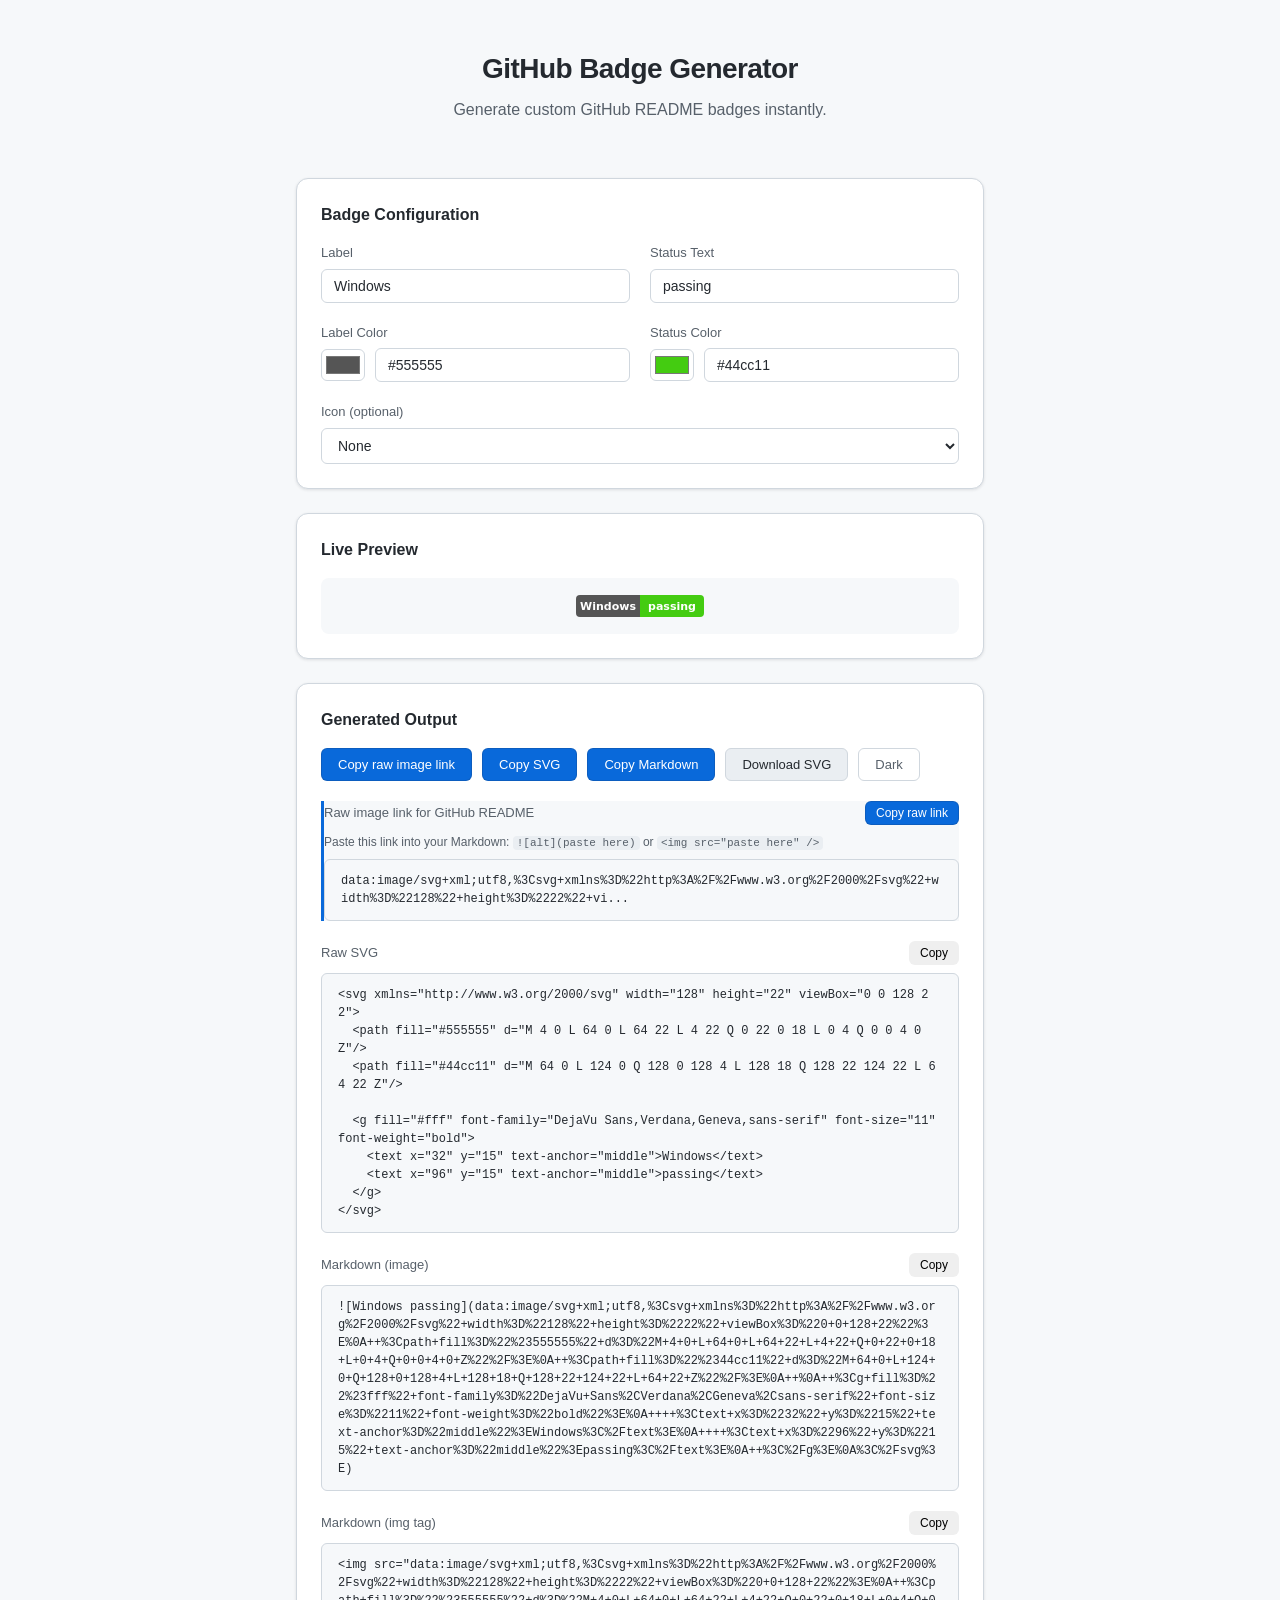
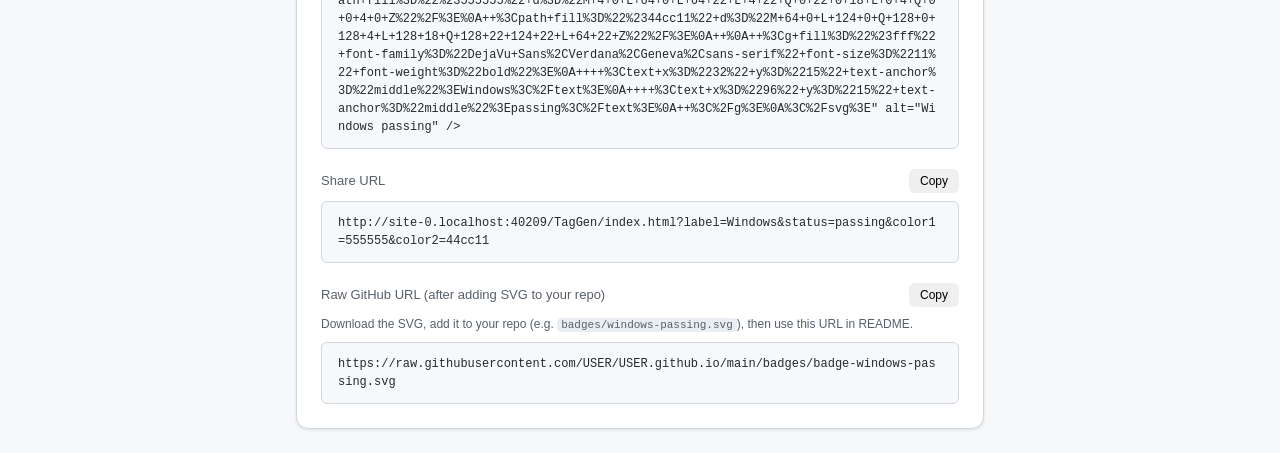
<file: TagGen/index.html>
<!DOCTYPE html>
<html lang="en">
<head>
  <meta charset="UTF-8">
  <meta name="viewport" content="width=device-width, initial-scale=1.0">
  <title>GitHub Badge Generator</title>
  <link rel="stylesheet" href="style.css">
</head>
<body>
  <div class="app">
    <!-- Header -->
    <header class="header">
      <h1 class="header__title">GitHub Badge Generator</h1>
      <p class="header__subtitle">Generate custom GitHub README badges instantly.</p>
    </header>

    <!-- Badge Configuration Panel -->
    <section class="config-panel">
      <h2 class="section-title">Badge Configuration</h2>

      <div class="form-grid">
        <div class="form-group">
          <label for="label-input">Label</label>
          <input type="text" id="label-input" placeholder="e.g. Windows, Linux, Build, Tests" value="Windows" />
        </div>

        <div class="form-group">
          <label for="status-input">Status Text</label>
          <input type="text" id="status-input" placeholder="e.g. passing, failing, building" value="passing" />
        </div>

        <div class="form-group">
          <label for="label-color">Label Color</label>
          <div class="color-row">
            <input type="color" id="label-color" value="#555555" />
            <input type="text" id="label-color-hex" value="#555555" class="color-hex" />
          </div>
        </div>

        <div class="form-group">
          <label for="status-color">Status Color</label>
          <div class="color-row">
            <input type="color" id="status-color" value="#44cc11" />
            <input type="text" id="status-color-hex" value="#4c1" class="color-hex" />
          </div>
        </div>

        <div class="form-group form-group--full">
          <label for="icon-select">Icon (optional)</label>
          <select id="icon-select">
            <option value="none">None</option>
            <option value="windows">Windows</option>
            <option value="linux">Linux</option>
            <option value="macos">macOS</option>
            <option value="github">GitHub</option>
            <option value="docker">Docker</option>
            <option value="node">Node</option>
          </select>
        </div>
      </div>
    </section>

    <!-- Preview Section -->
    <section class="preview-section">
      <h2 class="section-title">Live Preview</h2>
      <div class="preview-container" id="preview-container">
        <!-- SVG badge injected by JS -->
      </div>
    </section>

    <!-- Generated Output -->
    <section class="output-section">
      <h2 class="section-title">Generated Output</h2>

      <div class="output-actions">
        <button type="button" class="btn btn--primary" id="copy-raw-link-btn" title="Copy raw image link for README">Copy raw image link</button>
        <button type="button" class="btn btn--primary" id="copy-svg-btn" title="Copy SVG code">Copy SVG</button>
        <button type="button" class="btn btn--primary" id="copy-md-btn" title="Copy Markdown">Copy Markdown</button>
        <button type="button" class="btn btn--secondary" id="download-svg-btn" title="Download SVG file">Download SVG</button>
        <button type="button" class="btn btn--ghost" id="theme-toggle" title="Toggle dark/light theme">Theme</button>
      </div>

      <div class="output-block output-block--highlight">
        <div class="output-block__header">
          <span>Raw image link for GitHub README</span>
          <button type="button" class="btn btn--small btn--primary" id="copy-raw-link-inline">Copy raw link</button>
        </div>
        <p class="output-hint">Paste this link into your Markdown: <code>![alt](paste here)</code> or <code>&lt;img src="paste here" /&gt;</code></p>
        <pre class="output-code output-code--wrap" id="raw-link-output"><code></code></pre>
      </div>

      <div class="output-block">
        <div class="output-block__header">
          <span>Raw SVG</span>
          <button type="button" class="btn btn--small" id="copy-svg-inline">Copy</button>
        </div>
        <pre class="output-code" id="svg-output"><code></code></pre>
      </div>

      <div class="output-block">
        <div class="output-block__header">
          <span>Markdown (image)</span>
          <button type="button" class="btn btn--small" id="copy-md-inline">Copy</button>
        </div>
        <pre class="output-code" id="md-output"><code></code></pre>
      </div>

      <div class="output-block">
        <div class="output-block__header">
          <span>Markdown (img tag)</span>
          <button type="button" class="btn btn--small" id="copy-md-img-inline">Copy</button>
        </div>
        <pre class="output-code" id="md-img-output"><code></code></pre>
      </div>

      <div class="output-block output-block--url">
        <div class="output-block__header">
          <span>Share URL</span>
          <button type="button" class="btn btn--small" id="copy-url-btn">Copy</button>
        </div>
        <pre class="output-code output-code--url" id="url-output"><code></code></pre>
      </div>

      <div class="output-block output-block--url">
        <div class="output-block__header">
          <span>Raw GitHub URL (after adding SVG to your repo)</span>
          <button type="button" class="btn btn--small" id="copy-raw-github-url-btn">Copy</button>
        </div>
        <p class="output-hint">Download the SVG, add it to your repo (e.g. <code>badges/windows-passing.svg</code>), then use this URL in README.</p>
        <pre class="output-code output-code--url" id="raw-github-url-output"><code></code></pre>
      </div>
    </section>
  </div>

  <script src="script.js"></script>
</body>
</html>
</file>
<file: TagGen/style.css>
/* ============================================
   GitHub Badge Generator - Styles
   GitHub-inspired, clean UI with dark/light theme
   ============================================ */

:root {
  /* Light theme (default) */
  --bg-primary: #ffffff;
  --bg-secondary: #f6f8fa;
  --bg-tertiary: #eaeef2;
  --text-primary: #24292f;
  --text-secondary: #57606a;
  --border-color: #d0d7de;
  --accent: #0969da;
  --accent-hover: #0550ae;
  --success: #1a7f37;
  --shadow: rgba(31, 35, 40, 0.12);
  --input-bg: #ffffff;
  --code-bg: #f6f8fa;
}

[data-theme="dark"] {
  --bg-primary: #0d1117;
  --bg-secondary: #161b22;
  --bg-tertiary: #21262d;
  --text-primary: #e6edf3;
  --text-secondary: #8b949e;
  --border-color: #30363d;
  --accent: #58a6ff;
  --accent-hover: #79b8ff;
  --success: #3fb950;
  --shadow: rgba(0, 0, 0, 0.3);
  --input-bg: #0d1117;
  --code-bg: #161b22;
}

*,
*::before,
*::after {
  box-sizing: border-box;
}

body {
  margin: 0;
  font-family: -apple-system, BlinkMacSystemFont, "Segoe UI", "Noto Sans", Helvetica, Arial, sans-serif;
  font-size: 14px;
  line-height: 1.5;
  color: var(--text-primary);
  background: var(--bg-secondary);
  min-height: 100vh;
  transition: background 0.2s, color 0.2s;
}

.app {
  max-width: 720px;
  margin: 0 auto;
  padding: 24px 16px;
}

/* Header */
.header {
  text-align: center;
  margin-bottom: 32px;
  padding: 24px 0;
}

.header__title {
  margin: 0 0 8px;
  font-size: 28px;
  font-weight: 600;
  color: var(--text-primary);
  letter-spacing: -0.02em;
}

.header__subtitle {
  margin: 0;
  font-size: 16px;
  color: var(--text-secondary);
}

/* Section titles */
.section-title {
  margin: 0 0 16px;
  font-size: 16px;
  font-weight: 600;
  color: var(--text-primary);
}

/* Config panel */
.config-panel {
  background: var(--bg-primary);
  border: 1px solid var(--border-color);
  border-radius: 12px;
  padding: 24px;
  margin-bottom: 24px;
  box-shadow: 0 1px 3px var(--shadow);
}

.form-grid {
  display: grid;
  grid-template-columns: 1fr 1fr;
  gap: 20px;
}

.form-group {
  display: flex;
  flex-direction: column;
  gap: 6px;
}

.form-group--full {
  grid-column: 1 / -1;
}

.form-group label {
  font-size: 13px;
  font-weight: 500;
  color: var(--text-secondary);
}

.form-group input[type="text"],
.form-group select {
  padding: 8px 12px;
  font-size: 14px;
  border: 1px solid var(--border-color);
  border-radius: 6px;
  background: var(--input-bg);
  color: var(--text-primary);
  transition: border-color 0.15s, box-shadow 0.15s;
}

.form-group input[type="text"]:focus,
.form-group select:focus {
  outline: none;
  border-color: var(--accent);
  box-shadow: 0 0 0 3px rgba(9, 105, 218, 0.15);
}

[data-theme="dark"] .form-group input[type="text"]:focus,
[data-theme="dark"] .form-group select:focus {
  box-shadow: 0 0 0 3px rgba(88, 166, 255, 0.2);
}

/* Color row: color picker + hex input */
.color-row {
  display: flex;
  align-items: center;
  gap: 10px;
}

.color-row input[type="color"] {
  width: 44px;
  height: 32px;
  padding: 2px;
  border: 1px solid var(--border-color);
  border-radius: 6px;
  background: var(--input-bg);
  cursor: pointer;
}

.color-hex {
  flex: 1;
  min-width: 0;
}

/* Preview section */
.preview-section {
  background: var(--bg-primary);
  border: 1px solid var(--border-color);
  border-radius: 12px;
  padding: 24px;
  margin-bottom: 24px;
  box-shadow: 0 1px 3px var(--shadow);
}

.preview-container {
  display: flex;
  align-items: center;
  justify-content: center;
  min-height: 56px;
  padding: 16px;
  background: var(--bg-secondary);
  border-radius: 8px;
}

.preview-container svg {
  display: block;
  max-width: 100%;
  height: auto;
}

/* Output section */
.output-section {
  background: var(--bg-primary);
  border: 1px solid var(--border-color);
  border-radius: 12px;
  padding: 24px;
  box-shadow: 0 1px 3px var(--shadow);
}

.output-actions {
  display: flex;
  flex-wrap: wrap;
  gap: 10px;
  margin-bottom: 20px;
}

/* Buttons */
.btn {
  display: inline-flex;
  align-items: center;
  justify-content: center;
  padding: 8px 16px;
  font-size: 13px;
  font-weight: 500;
  border-radius: 6px;
  border: 1px solid transparent;
  cursor: pointer;
  transition: background 0.15s, border-color 0.15s, color 0.15s;
}

.btn--primary {
  background: var(--accent);
  color: #fff;
  border-color: rgba(27, 31, 36, 0.15);
}

.btn--primary:hover {
  background: var(--accent-hover);
}

.btn--secondary {
  background: var(--bg-tertiary);
  color: var(--text-primary);
  border-color: var(--border-color);
}

.btn--secondary:hover {
  background: var(--border-color);
}

.btn--ghost {
  background: transparent;
  color: var(--text-secondary);
  border-color: var(--border-color);
}

.btn--ghost:hover {
  background: var(--bg-tertiary);
  color: var(--text-primary);
}

.btn--small {
  padding: 4px 10px;
  font-size: 12px;
}

/* Output blocks */
.output-block {
  margin-bottom: 20px;
}

.output-block:last-child {
  margin-bottom: 0;
}

.output-block--highlight {
  border-left: 3px solid var(--accent);
  background: var(--code-bg);
}

.output-hint {
  margin: 0 0 8px;
  font-size: 12px;
  color: var(--text-secondary);
}

.output-hint code {
  font-size: 11px;
  padding: 1px 4px;
  background: var(--bg-tertiary);
  border-radius: 4px;
}

.output-code--wrap {
  white-space: pre-wrap;
  word-break: break-all;
}

.output-block__header {
  display: flex;
  align-items: center;
  justify-content: space-between;
  margin-bottom: 8px;
  font-size: 13px;
  font-weight: 500;
  color: var(--text-secondary);
}

.output-code {
  margin: 0;
  padding: 12px 16px;
  font-family: ui-monospace, SFMono-Regular, "SF Mono", Menlo, Consolas, monospace;
  font-size: 12px;
  line-height: 1.5;
  background: var(--code-bg);
  border: 1px solid var(--border-color);
  border-radius: 6px;
  overflow-x: auto;
  color: var(--text-primary);
  white-space: pre-wrap;
  word-break: break-all;
}

.output-code code {
  font-family: inherit;
}

.output-code--url {
  word-break: break-all;
}

/* Responsive */
@media (max-width: 600px) {
  .app {
    padding: 16px 12px;
  }

  .header__title {
    font-size: 22px;
  }

  .form-grid {
    grid-template-columns: 1fr;
  }

  .output-actions {
    flex-direction: column;
  }

  .output-actions .btn {
    width: 100%;
  }
}
</file>
